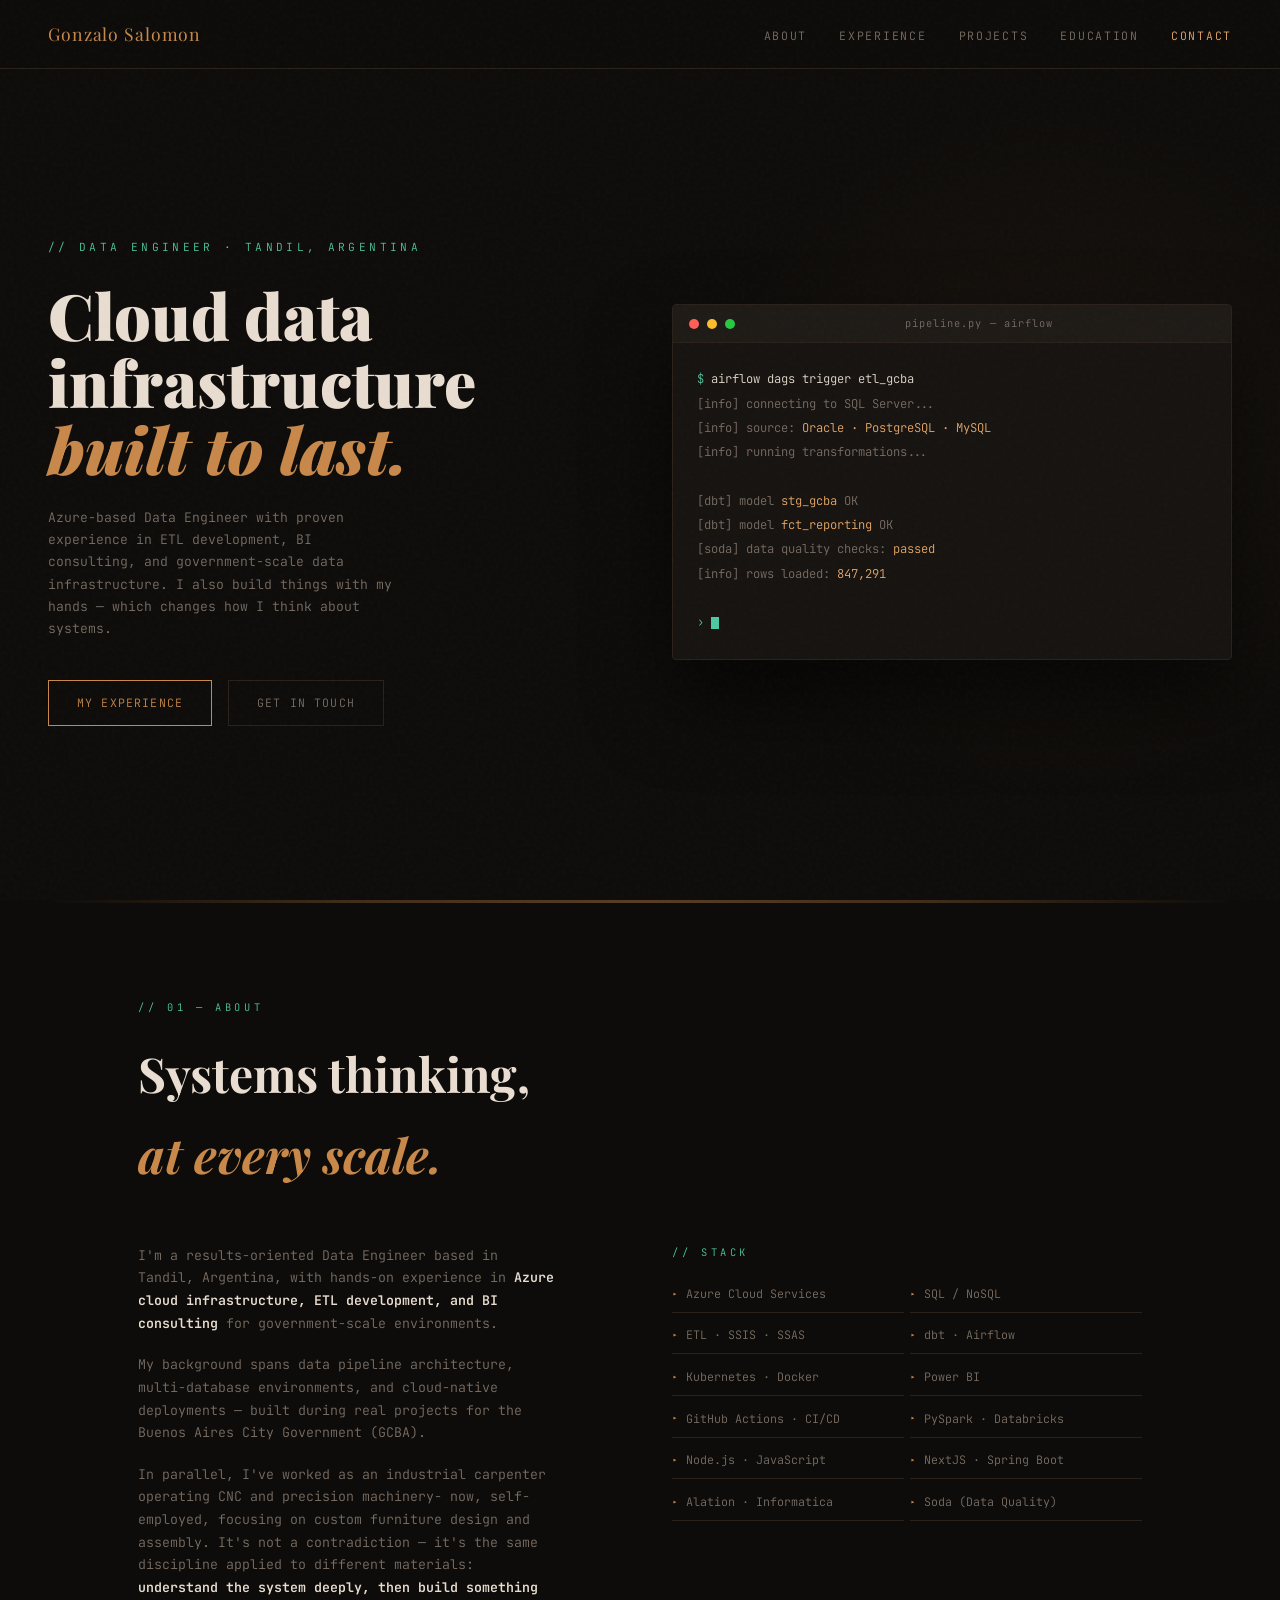
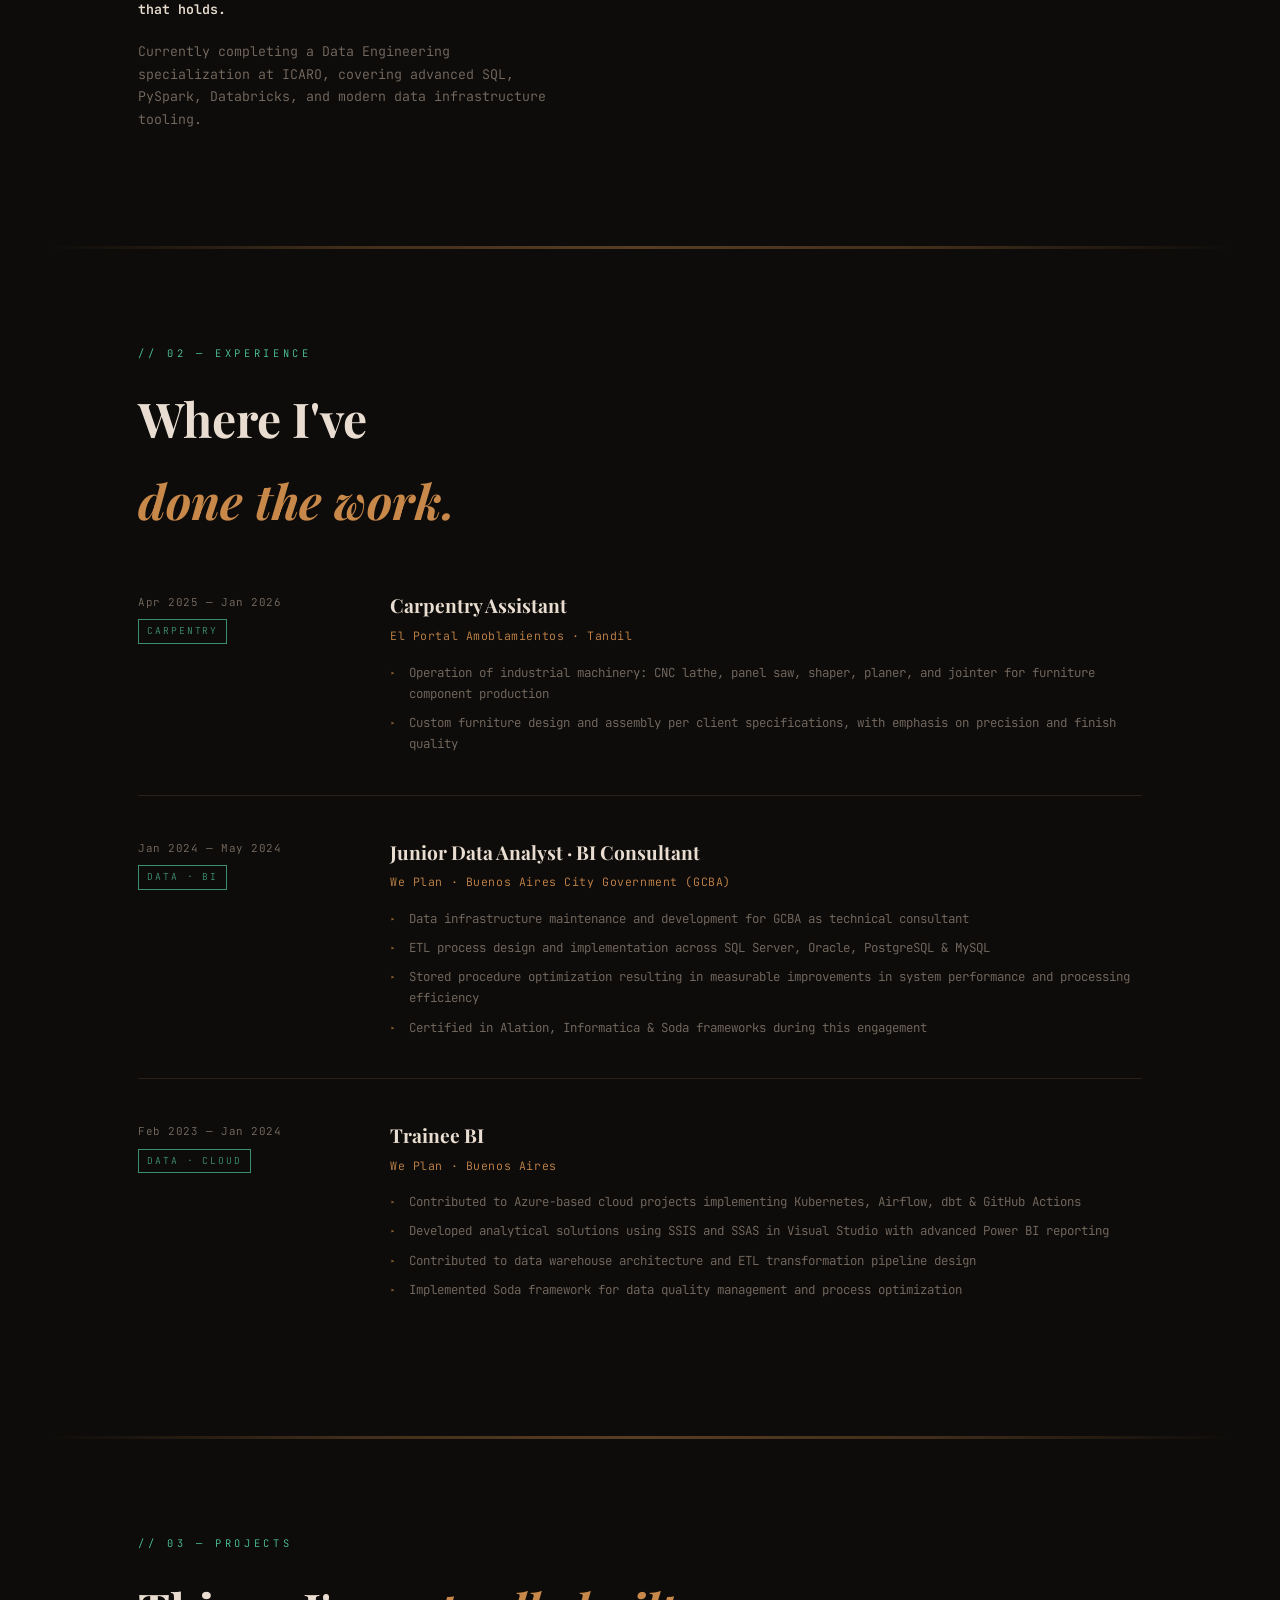
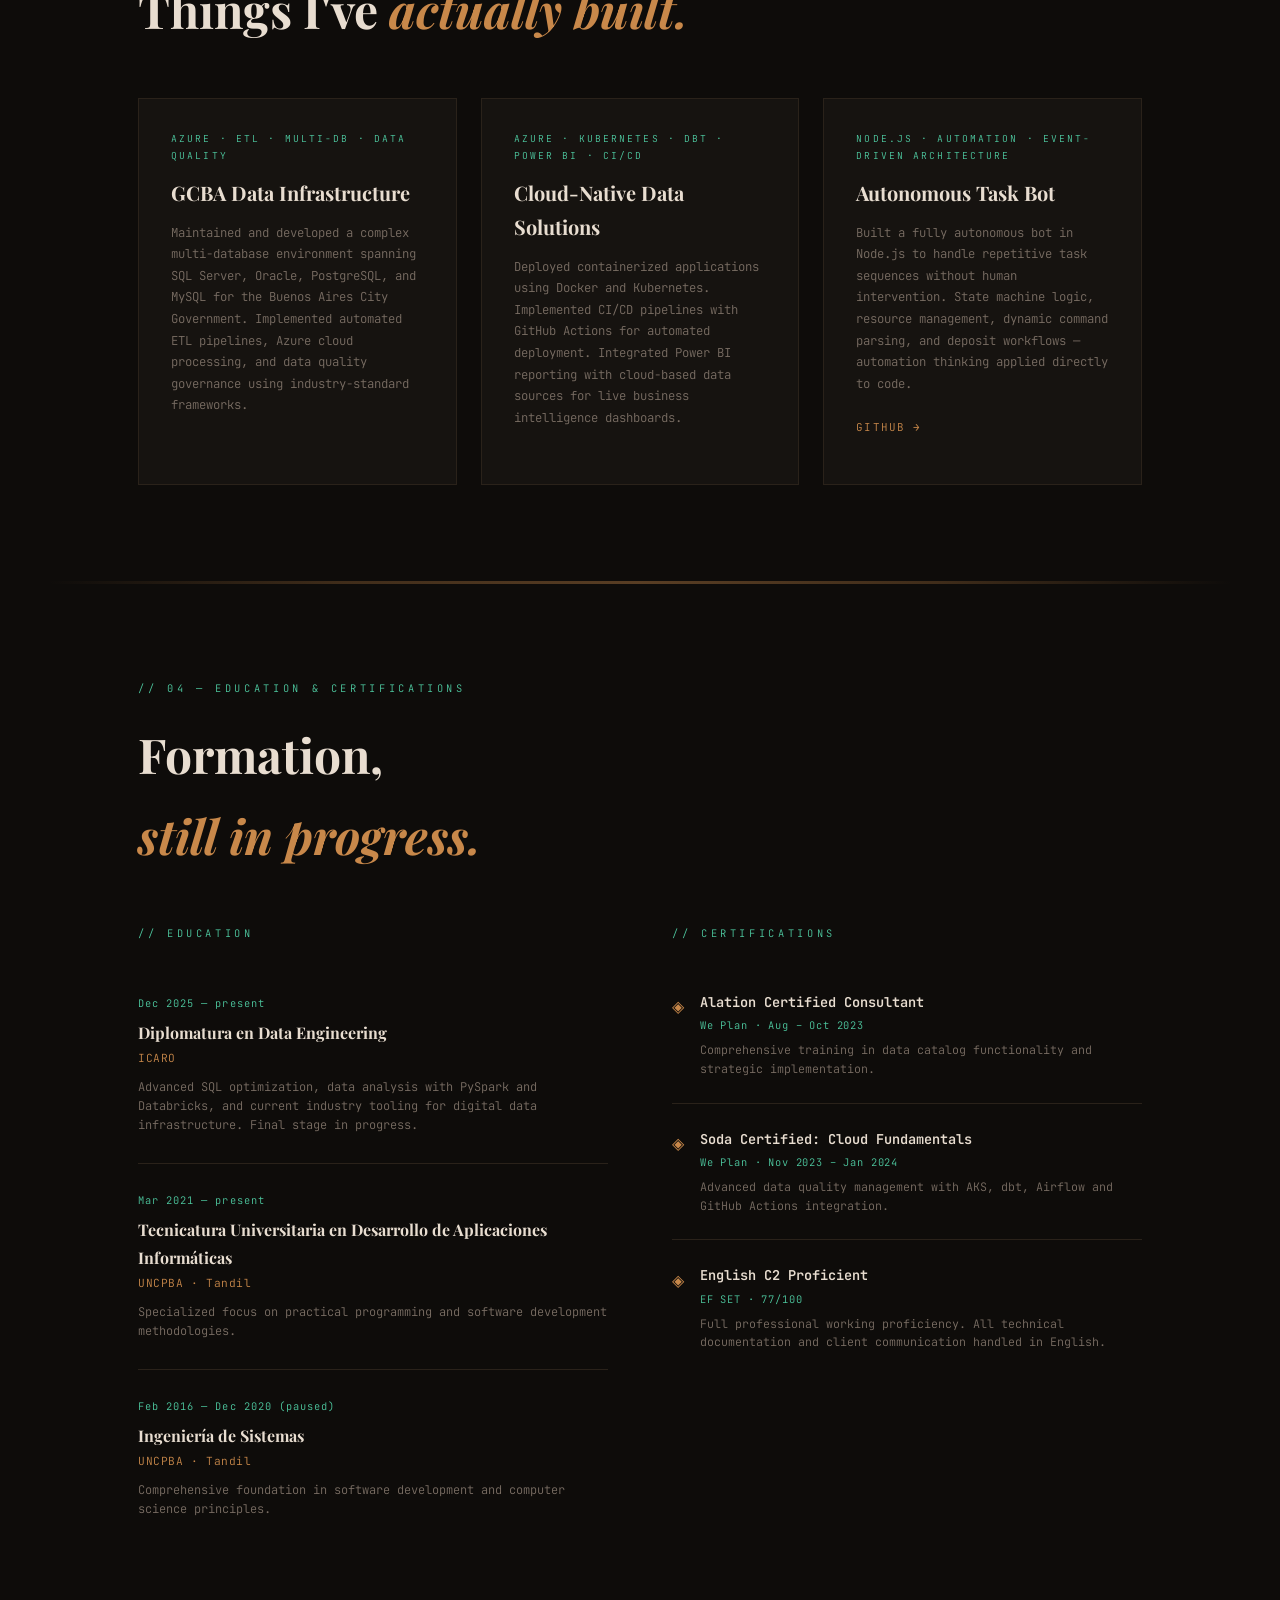
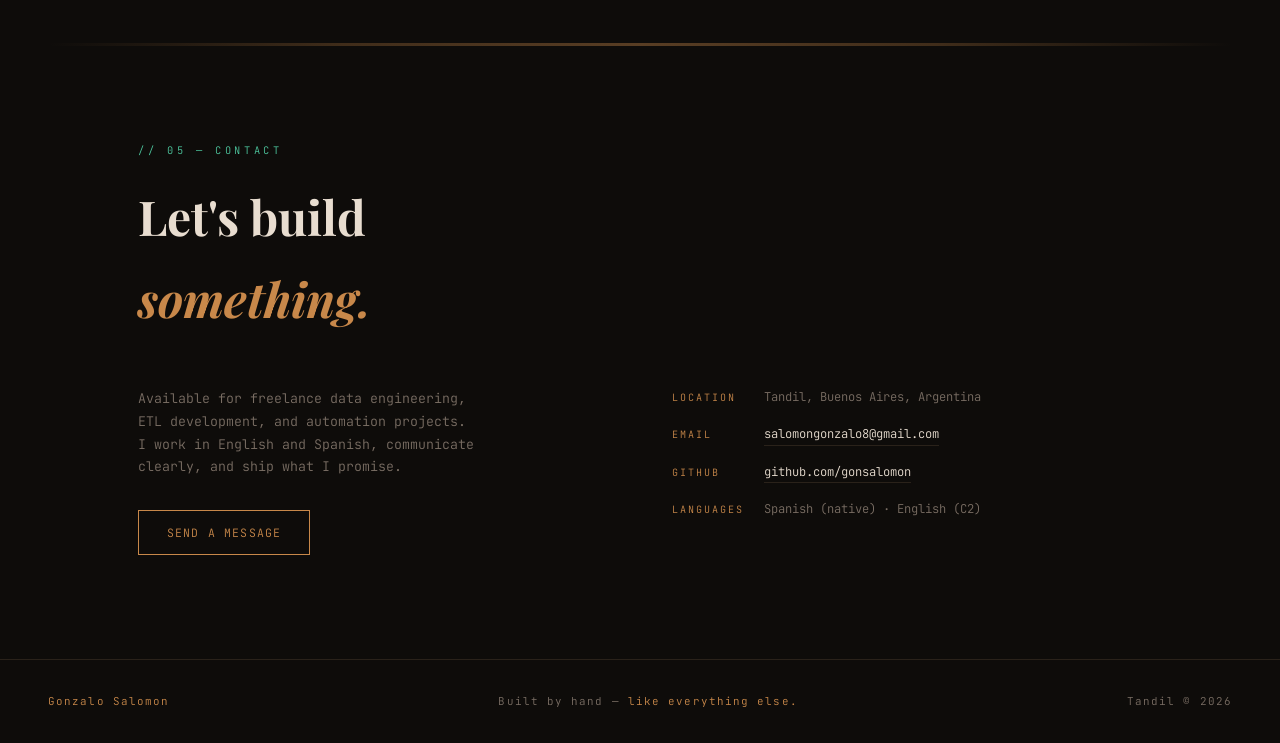
<file: index.html>
<!DOCTYPE html>
<html lang="en">
<head>
  <meta charset="UTF-8" />
  <meta name="viewport" content="width=device-width, initial-scale=1.0" />
  <title>Gonzalo Salomon | Data Engineer</title>
  <link href="https://fonts.googleapis.com/css2?family=Playfair+Display:ital,wght@0,700;0,900;1,700&family=JetBrains+Mono:wght@300;400;600&display=swap" rel="stylesheet" />
  <link rel="stylesheet" href="style.css" />
</head>
<body>

  <nav>
    <div class="nav-logo">Gonzalo Salomon</div>
    <ul class="nav-links">
      <li><a href="#about">About</a></li>
      <li><a href="#experience">Experience</a></li>
      <li><a href="#projects">Projects</a></li>
      <li><a href="#education">Education</a></li>
      <li><a href="#contact">Contact</a></li>
    </ul>
  </nav>

  <!-- HERO -->
  <div class="hero">
    <div class="hero-text">
      <p class="hero-tag">// Data Engineer · Tandil, Argentina</p>
      <h1 class="hero-title">
        Cloud data infrastructure
        <span>built to last.</span>
      </h1>
      <p class="hero-sub">
        Azure-based Data Engineer with proven experience in ETL development,
        BI consulting, and government-scale data infrastructure.
        I also build things with my hands — which changes how I think about systems.
      </p>
      <div class="hero-cta">
        <a href="#experience" class="btn">My experience</a>
        <a href="#contact" class="btn btn-ghost">Get in touch</a>
      </div>
    </div>

    <div class="hero-visual">
      <div class="terminal">
        <div class="terminal-bar">
          <div class="dot dot-r"></div>
          <div class="dot dot-y"></div>
          <div class="dot dot-g"></div>
          <span class="terminal-title">pipeline.py — airflow</span>
        </div>
        <div class="terminal-body">
          <div><span class="t-prompt">$ </span><span class="t-cmd">airflow dags trigger etl_gcba</span></div>
          <div><span class="t-out">[info] connecting to SQL Server...</span></div>
          <div><span class="t-out">[info] source: </span><span class="t-hi">Oracle · PostgreSQL · MySQL</span></div>
          <div><span class="t-out">[info] running transformations...</span></div>
          <br>
          <div><span class="t-out">[dbt] model </span><span class="t-hi">stg_gcba</span><span class="t-out"> OK</span></div>
          <div><span class="t-out">[dbt] model </span><span class="t-hi">fct_reporting</span><span class="t-out"> OK</span></div>
          <div><span class="t-out">[soda] data quality checks: </span><span class="t-hi">passed</span></div>
          <div><span class="t-out">[info] rows loaded: </span><span class="t-hi">847,291</span></div>
          <br>
          <div><span class="t-prompt">› </span><span class="t-cursor"></span></div>
        </div>
      </div>
    </div>
  </div>

  <div class="wood-divider"></div>

  <!-- ABOUT -->
  <section id="about">
    <p class="section-label">// 01 — about</p>
    <h2 class="section-title">Systems thinking,<br><em>at every scale.</em></h2>
    <div class="about-grid">
      <div class="about-text">
        <p>
          I'm a results-oriented Data Engineer based in Tandil, Argentina,
          with hands-on experience in <strong>Azure cloud infrastructure, ETL development,
          and BI consulting</strong> for government-scale environments.
        </p>
        <p>
          My background spans data pipeline architecture, multi-database environments,
          and cloud-native deployments — built during real projects for the
          Buenos Aires City Government (GCBA).
        </p>
        <p>
          In parallel, I've worked as an industrial carpenter operating CNC and precision machinery- now, self-employed, focusing on custom furniture design and assembly.
          It's not a contradiction — it's the same discipline applied to different materials:
          <strong>understand the system deeply, then build something that holds.</strong>
        </p>
        <p>
          Currently completing a Data Engineering specialization at ICARO,
          covering advanced SQL, PySpark, Databricks, and modern data infrastructure tooling.
        </p>
      </div>
      <div>
        <p class="section-label" style="margin-bottom:1rem;">// stack</p>
        <ul class="stack-list">
          <li>Azure Cloud Services</li>
          <li>SQL / NoSQL</li>
          <li>ETL · SSIS · SSAS</li>
          <li>dbt · Airflow</li>
          <li>Kubernetes · Docker</li>
          <li>Power BI</li>
          <li>GitHub Actions · CI/CD</li>
          <li>PySpark · Databricks</li>
          <li>Node.js · JavaScript</li>
          <li>NextJS · Spring Boot</li>
          <li>Alation · Informatica</li>
          <li>Soda (Data Quality)</li>
        </ul>
      </div>
    </div>
  </section>

  <div class="wood-divider"></div>

  <!-- EXPERIENCE -->
  <section id="experience">
    <p class="section-label">// 02 — experience</p>
    <h2 class="section-title">Where I've<br><em>done the work.</em></h2>

    <div class="timeline">

      <div class="timeline-item">
        <div class="timeline-meta">
          <span class="timeline-date">Apr 2025 — Jan 2026</span>
          <span class="timeline-tag">Carpentry</span>
        </div>
        <div class="timeline-content">
          <h3 class="timeline-role">Carpentry Assistant</h3>
          <p class="timeline-company">El Portal Amoblamientos · Tandil</p>
          <ul class="timeline-bullets">
            <li>Operation of industrial machinery: CNC lathe, panel saw, shaper, planer, and jointer for furniture component production</li>
            <li>Custom furniture design and assembly per client specifications, with emphasis on precision and finish quality</li>
          </ul>
        </div>
      </div>

      <div class="timeline-item">
        <div class="timeline-meta">
          <span class="timeline-date">Jan 2024 — May 2024</span>
          <span class="timeline-tag">Data · BI</span>
        </div>
        <div class="timeline-content">
          <h3 class="timeline-role">Junior Data Analyst · BI Consultant</h3>
          <p class="timeline-company">We Plan · Buenos Aires City Government (GCBA)</p>
          <ul class="timeline-bullets">
            <li>Data infrastructure maintenance and development for GCBA as technical consultant</li>
            <li>ETL process design and implementation across SQL Server, Oracle, PostgreSQL & MySQL</li>
            <li>Stored procedure optimization resulting in measurable improvements in system performance and processing efficiency</li>
            <li>Certified in Alation, Informatica & Soda frameworks during this engagement</li>
          </ul>
        </div>
      </div>

      <div class="timeline-item">
        <div class="timeline-meta">
          <span class="timeline-date">Feb 2023 — Jan 2024</span>
          <span class="timeline-tag">Data · Cloud</span>
        </div>
        <div class="timeline-content">
          <h3 class="timeline-role">Trainee BI</h3>
          <p class="timeline-company">We Plan · Buenos Aires</p>
          <ul class="timeline-bullets">
            <li>Contributed to Azure-based cloud projects implementing Kubernetes, Airflow, dbt & GitHub Actions</li>
            <li>Developed analytical solutions using SSIS and SSAS in Visual Studio with advanced Power BI reporting</li>
            <li>Contributed to data warehouse architecture and ETL transformation pipeline design</li>
            <li>Implemented Soda framework for data quality management and process optimization</li>
          </ul>
        </div>
      </div>

    </div>
  </section>

  <div class="wood-divider"></div>

  <!-- PROJECTS -->
  <div class="projects-section" id="projects">
    <p class="section-label">// 03 — projects</p>
    <h2 class="section-title">Things I've <em>actually built.</em></h2>
    <div class="projects-grid">

      <div class="project-card">
        <p class="project-tag">Azure · ETL · Multi-DB · Data Quality</p>
        <h3 class="project-name">GCBA Data Infrastructure</h3>
        <p class="project-desc">
          Maintained and developed a complex multi-database environment spanning SQL Server,
          Oracle, PostgreSQL, and MySQL for the Buenos Aires City Government.
          Implemented automated ETL pipelines, Azure cloud processing,
          and data quality governance using industry-standard frameworks.
        </p>
      </div>

      <div class="project-card">
        <p class="project-tag">Azure · Kubernetes · dbt · Power BI · CI/CD</p>
        <h3 class="project-name">Cloud-Native Data Solutions</h3>
        <p class="project-desc">
          Deployed containerized applications using Docker and Kubernetes.
          Implemented CI/CD pipelines with GitHub Actions for automated deployment.
          Integrated Power BI reporting with cloud-based data sources
          for live business intelligence dashboards.
        </p>
      </div>

      <div class="project-card">
        <p class="project-tag">Node.js · Automation · Event-driven architecture</p>
        <h3 class="project-name">Autonomous Task Bot</h3>
        <p class="project-desc">
          Built a fully autonomous bot in Node.js to handle repetitive task sequences
          without human intervention. State machine logic, resource management,
          dynamic command parsing, and deposit workflows —
          automation thinking applied directly to code.
        </p>
        <div class="project-links">
          <a href="https://github.com/gonsalomon" class="project-link" target="_blank">GitHub →</a>
        </div>
      </div>

    </div>
  </div>

  <div class="wood-divider"></div>

  <!-- EDUCATION & CERTS -->
  <section id="education">
    <p class="section-label">// 04 — education & certifications</p>
    <h2 class="section-title">Formation,<br><em>still in progress.</em></h2>

    <div class="edu-grid">
      <div>
        <p class="section-label" style="margin-bottom: 1.5rem;">// education</p>
        <div class="edu-list">

          <div class="edu-item">
            <span class="edu-date">Dec 2025 — present</span>
            <h4 class="edu-title">Diplomatura en Data Engineering</h4>
            <p class="edu-inst">ICARO</p>
            <p class="edu-desc">Advanced SQL optimization, data analysis with PySpark and Databricks, and current industry tooling for digital data infrastructure. Final stage in progress.</p>
          </div>

          <div class="edu-item">
            <span class="edu-date">Mar 2021 — present</span>
            <h4 class="edu-title">Tecnicatura Universitaria en Desarrollo de Aplicaciones Informáticas</h4>
            <p class="edu-inst">UNCPBA · Tandil</p>
            <p class="edu-desc">Specialized focus on practical programming and software development methodologies.</p>
          </div>

          <div class="edu-item">
            <span class="edu-date">Feb 2016 — Dec 2020 (paused)</span>
            <h4 class="edu-title">Ingeniería de Sistemas</h4>
            <p class="edu-inst">UNCPBA · Tandil</p>
            <p class="edu-desc">Comprehensive foundation in software development and computer science principles.</p>
          </div>

        </div>
      </div>

      <div>
        <p class="section-label" style="margin-bottom: 1.5rem;">// certifications</p>
        <div class="cert-list">

          <div class="cert-item">
            <span class="cert-icon">◈</span>
            <div>
              <h4 class="cert-title">Alation Certified Consultant</h4>
              <p class="cert-meta">We Plan · Aug – Oct 2023</p>
              <p class="cert-desc">Comprehensive training in data catalog functionality and strategic implementation.</p>
            </div>
          </div>

          <div class="cert-item">
            <span class="cert-icon">◈</span>
            <div>
              <h4 class="cert-title">Soda Certified: Cloud Fundamentals</h4>
              <p class="cert-meta">We Plan · Nov 2023 – Jan 2024</p>
              <p class="cert-desc">Advanced data quality management with AKS, dbt, Airflow and GitHub Actions integration.</p>
            </div>
          </div>

          <div class="cert-item">
            <span class="cert-icon">◈</span>
            <div>
              <h4 class="cert-title">English C2 Proficient</h4>
              <p class="cert-meta">EF SET · 77/100</p>
              <p class="cert-desc">Full professional working proficiency. All technical documentation and client communication handled in English.</p>
            </div>
          </div>

        </div>
      </div>
    </div>
  </section>

  <div class="wood-divider"></div>

  <!-- CONTACT -->
  <section id="contact">
    <p class="section-label">// 05 — contact</p>
    <h2 class="section-title">Let's build<br><em>something.</em></h2>
    <div class="contact-inner">
      <div class="contact-text">
        <p>
          Available for freelance data engineering, ETL development,
          and automation projects. I work in English and Spanish,
          communicate clearly, and ship what I promise.
        </p>
        <a href="mailto:salomongonzalo8@gmail.com" class="btn">Send a message</a>
      </div>
      <ul class="contact-info">
        <li>
          <span>Location</span>
          <span>Tandil, Buenos Aires, Argentina</span>
        </li>
        <li>
          <span>Email</span>
          <a href="mailto:salomongonzalo8@gmail.com">salomongonzalo8@gmail.com</a>
        </li>
        <li>
          <span>GitHub</span>
          <a href="https://github.com/gonsalomon" target="_blank">github.com/gonsalomon</a>
        </li>
        <li>
          <span>Languages</span>
          <span>Spanish (native) · English (C2)</span>
        </li>
      </ul>
    </div>
  </section>

  <footer>
    <span>Gonzalo Salomon</span>
    <span>Built by hand — <span>like everything else.</span></span>
    <span>Tandil © 2026</span>
  </footer>

  <script src="main.js"></script>
</body>
</html>
</file>
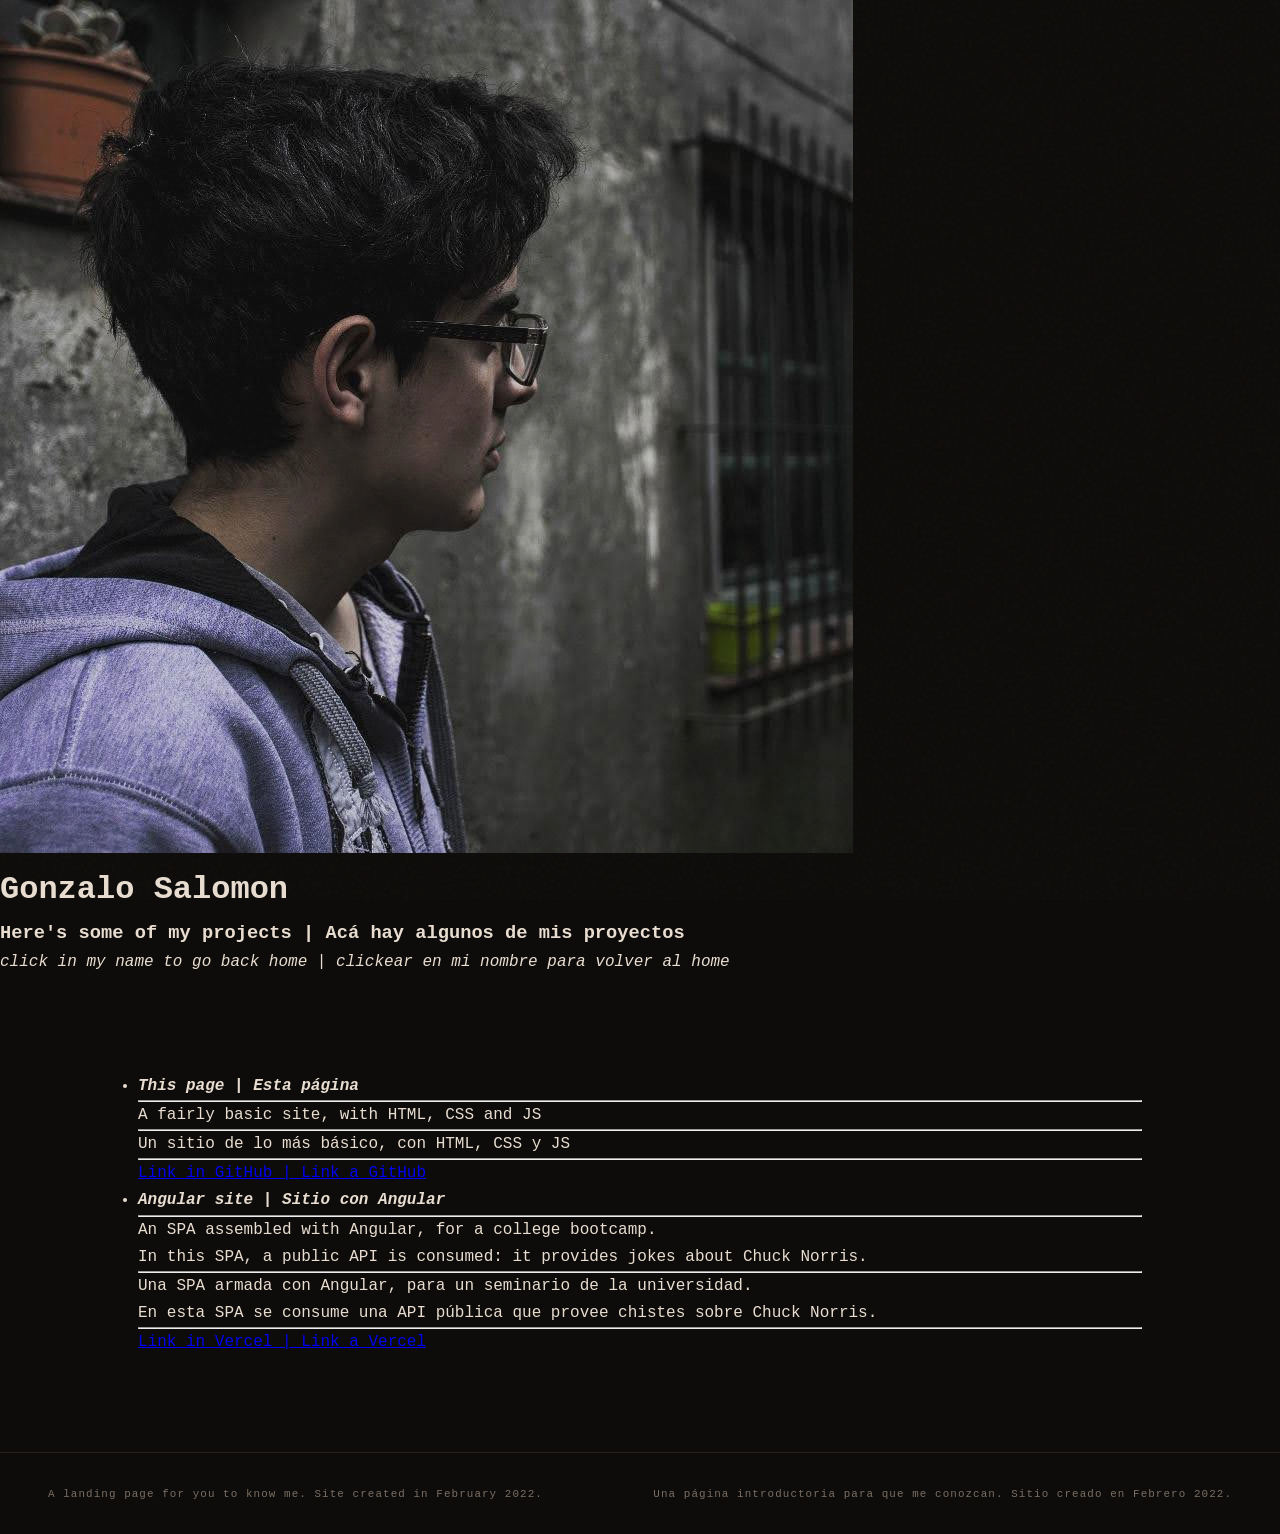
<file: portfolio.html>
<!DOCTYPE html>
<html lang="en">

<head>
    <meta charset="UTF-8">
    <meta name="viewport" content="width=device-width, initial-scale=1.0">
    <title>Portfolio</title>
    <link rel="stylesheet" href="style.css">
</head>

<body>
    <header>
        <div class="center row">
            <img id="logo" src="img/logo.jpg" alt="a pic of me">
            <div class="center col">
                <h1 id="home">Gonzalo Salomon</h1>
                <h3>Here's some of my projects | Acá hay algunos de mis proyectos</h3>
                <i>click in my name to go back home | clickear en mi nombre para volver al home</i>
            </div>
        </div>
    </header>
    <section class="center mobile row">
            <ul class="center mobile row">
                <li>
                    <div>
                        <h4><i>This page | Esta página</i></h4>
                        <hr/>
                        <p>A fairly basic site, with HTML, CSS and JS</p>
                        <hr/>
                        <p>Un sitio de lo más básico, con HTML, CSS y JS</p>
                        <hr/>
                        <div class="col item container borderXwidth"><a href="https://gonsalomon.github.io/">Link in GitHub | Link a GitHub</a></div>
                    </div>
                </li>
                <li>
                    <div>
                        <h4><i>Angular site | Sitio con Angular</i></h4>
                        <hr/>
                        <p>An SPA assembled with Angular, for a college bootcamp.</p>
                        <p>In this SPA, a public API is consumed: it provides jokes about Chuck Norris.</p>
                        <hr/>
                        <p>Una SPA armada con Angular, para un seminario de la universidad.</p>
                        <p>En esta SPA se consume una API pública que provee chistes sobre Chuck Norris.</p>
                        <hr/>
                        <div class="col item container borderXwidth"><a href="https://tpe-seminario-angular.vercel.app/">Link in Vercel | Link a Vercel</a></div>
                    </div>
                </li>
            </ul>
    </section>
    <footer class="center mobile col">
        <a>A landing page for you to know me. Site created in February 2022.</a>
        <a>Una página introductoria para que me conozcan. Sitio creado en Febrero 2022.</a>
    </footer>
    <script src="js/index.js"></script>
</body>

</html>
</file>
<file: style.css>
:root {
  --bg: #0e0c0a;
  --bg2: #161310;
  --wood: #c8884a;
  --wood-light: #e8a96a;
  --wood-dark: #8b5e32;
  --code: #4ec9a0;
  --text: #e8ddd0;
  --muted: #7a6e64;
  --border: #2a221a;
  --grain: url("data:image/svg+xml,%3Csvg viewBox='0 0 256 256' xmlns='http://www.w3.org/2000/svg'%3E%3Cfilter id='noise'%3E%3CfeTurbulence type='fractalNoise' baseFrequency='0.9' numOctaves='4' stitchTiles='stitch'/%3E%3C/filter%3E%3Crect width='100%25' height='100%25' filter='url(%23noise)' opacity='0.04'/%3E%3C/svg%3E");
}

* { margin: 0; padding: 0; box-sizing: border-box; }
html { scroll-behavior: smooth; }

body {
  background-color: var(--bg);
  color: var(--text);
  font-family: 'JetBrains Mono', monospace;
  font-weight: 300;
  line-height: 1.7;
  overflow-x: hidden;
}

body::before {
  content: '';
  position: fixed;
  inset: 0;
  background-image: var(--grain);
  pointer-events: none;
  z-index: 100;
  opacity: 0.6;
}

/* ── NAV ── */
nav {
  position: fixed;
  top: 0; left: 0; right: 0;
  z-index: 50;
  display: flex;
  justify-content: space-between;
  align-items: center;
  padding: 1.2rem 3rem;
  background: rgba(14,12,10,0.85);
  backdrop-filter: blur(12px);
  border-bottom: 1px solid var(--border);
}

.nav-logo {
  font-family: 'Playfair Display', serif;
  font-size: 1.1rem;
  color: var(--wood);
  letter-spacing: 0.05em;
}

.nav-links {
  display: flex;
  gap: 2rem;
  list-style: none;
}

.nav-links a {
  color: var(--muted);
  text-decoration: none;
  font-size: 0.72rem;
  letter-spacing: 0.15em;
  text-transform: uppercase;
  transition: color 0.2s;
}

.nav-links a:hover,
.nav-links a.active { color: var(--wood-light); }

/* ── HERO ── */
.hero {
  min-height: 100vh;
  display: grid;
  grid-template-columns: 1fr 1fr;
  align-items: center;
  padding: 8rem 3rem 4rem;
  gap: 4rem;
  position: relative;
  overflow: hidden;
}

.hero::after {
  content: '';
  position: absolute;
  right: -10%;
  top: 50%;
  transform: translateY(-50%);
  width: 55vw;
  height: 55vw;
  border-radius: 50%;
  background: radial-gradient(circle, rgba(200,136,74,0.06) 0%, transparent 70%);
  pointer-events: none;
}

.hero-text { position: relative; z-index: 1; }

.hero-tag {
  font-size: 0.7rem;
  letter-spacing: 0.3em;
  text-transform: uppercase;
  color: var(--code);
  margin-bottom: 1.5rem;
  opacity: 0;
  animation: fadeUp 0.8s ease forwards 0.2s;
}

.hero-title {
  font-family: 'Playfair Display', serif;
  font-size: clamp(2.5rem, 5vw, 5rem);
  font-weight: 900;
  line-height: 1.05;
  color: var(--text);
  opacity: 0;
  animation: fadeUp 0.8s ease forwards 0.4s;
}

.hero-title span {
  color: var(--wood);
  display: block;
  font-style: italic;
}

.hero-sub {
  margin-top: 1.5rem;
  font-size: 0.82rem;
  color: var(--muted);
  max-width: 44ch;
  opacity: 0;
  animation: fadeUp 0.8s ease forwards 0.6s;
}

.hero-cta {
  margin-top: 2.5rem;
  display: flex;
  gap: 1rem;
  opacity: 0;
  animation: fadeUp 0.8s ease forwards 0.8s;
}

/* ── BUTTONS ── */
.btn {
  display: inline-block;
  padding: 0.75rem 1.75rem;
  font-family: 'JetBrains Mono', monospace;
  font-size: 0.72rem;
  letter-spacing: 0.1em;
  text-transform: uppercase;
  text-decoration: none;
  border: 1px solid var(--wood);
  color: var(--wood);
  background: transparent;
  cursor: pointer;
  transition: all 0.25s;
  position: relative;
  overflow: hidden;
  z-index: 0;
}

.btn::before {
  content: '';
  position: absolute;
  inset: 0;
  background: var(--wood);
  transform: translateX(-101%);
  transition: transform 0.25s;
  z-index: -1;
}

.btn:hover { color: var(--bg); }
.btn:hover::before { transform: translateX(0); }

.btn-ghost { border-color: var(--border); color: var(--muted); }
.btn-ghost::before { background: var(--border); }
.btn-ghost:hover { color: var(--text); }

/* ── TERMINAL ── */
.hero-visual {
  position: relative;
  z-index: 1;
  opacity: 0;
  animation: fadeIn 1.2s ease forwards 0.6s;
}

.terminal {
  background: var(--bg2);
  border: 1px solid var(--border);
  border-radius: 4px;
  overflow: hidden;
  box-shadow: 0 40px 80px rgba(0,0,0,0.6);
}

.terminal-bar {
  background: #1e1a16;
  padding: 0.6rem 1rem;
  display: flex;
  align-items: center;
  gap: 0.5rem;
  border-bottom: 1px solid var(--border);
}

.dot { width: 10px; height: 10px; border-radius: 50%; }
.dot-r { background: #ff5f57; }
.dot-y { background: #febc2e; }
.dot-g { background: #28c840; }

.terminal-title {
  flex: 1;
  text-align: center;
  font-size: 0.65rem;
  color: var(--muted);
  letter-spacing: 0.1em;
}

.terminal-body {
  padding: 1.5rem;
  font-size: 0.76rem;
  line-height: 2;
}

.t-prompt { color: var(--code); }
.t-cmd { color: var(--text); }
.t-out { color: var(--muted); }
.t-hi { color: var(--wood-light); }

.t-cursor {
  display: inline-block;
  width: 8px;
  height: 1em;
  background: var(--code);
  vertical-align: middle;
  animation: blink 1s step-end infinite;
}

/* ── SHARED SECTION STYLES ── */
section {
  padding: 6rem 3rem;
  max-width: 1100px;
  margin: 0 auto;
}

.section-label {
  font-size: 0.65rem;
  letter-spacing: 0.35em;
  text-transform: uppercase;
  color: var(--code);
  margin-bottom: 1rem;
}

.section-title {
  font-family: 'Playfair Display', serif;
  font-size: clamp(2rem, 4vw, 3rem);
  font-weight: 700;
  color: var(--text);
  margin-bottom: 3rem;
}

.section-title em {
  font-style: italic;
  color: var(--wood);
}

/* ── ABOUT ── */
.about-grid {
  display: grid;
  grid-template-columns: 1fr 1fr;
  gap: 4rem;
  align-items: start;
}

.about-text p {
  color: var(--muted);
  font-size: 0.83rem;
  margin-bottom: 1.2rem;
  max-width: 52ch;
}

.about-text p strong { color: var(--text); font-weight: 600; }

.stack-list {
  list-style: none;
  display: grid;
  grid-template-columns: 1fr 1fr;
  gap: 0.4rem;
}

.stack-list li {
  font-size: 0.73rem;
  color: var(--muted);
  padding: 0.45rem 0;
  border-bottom: 1px solid var(--border);
  display: flex;
  align-items: center;
  gap: 0.5rem;
}

.stack-list li::before {
  content: '▸';
  color: var(--wood);
  font-size: 0.6rem;
  flex-shrink: 0;
}

/* ── TIMELINE ── */
.timeline {
  display: flex;
  flex-direction: column;
  gap: 0;
}

.timeline-item {
  display: grid;
  grid-template-columns: 220px 1fr;
  gap: 2rem;
  padding: 2.5rem 0;
  border-bottom: 1px solid var(--border);
  position: relative;
}

.timeline-item:first-child { padding-top: 0; }
.timeline-item:last-child { border-bottom: none; }

.timeline-meta {
  display: flex;
  flex-direction: column;
  gap: 0.5rem;
  padding-top: 0.2rem;
}

.timeline-date {
  font-size: 0.68rem;
  color: var(--muted);
  letter-spacing: 0.05em;
}

.timeline-tag {
  display: inline-block;
  font-size: 0.6rem;
  letter-spacing: 0.2em;
  text-transform: uppercase;
  color: var(--code);
  border: 1px solid var(--code);
  padding: 0.2rem 0.5rem;
  align-self: flex-start;
  opacity: 0.7;
}

.timeline-role {
  font-family: 'Playfair Display', serif;
  font-size: 1.2rem;
  color: var(--text);
  margin-bottom: 0.25rem;
}

.timeline-company {
  font-size: 0.72rem;
  color: var(--wood);
  margin-bottom: 1rem;
  letter-spacing: 0.05em;
}

.timeline-bullets {
  list-style: none;
  display: flex;
  flex-direction: column;
  gap: 0.5rem;
}

.timeline-bullets li {
  font-size: 0.78rem;
  color: var(--muted);
  padding-left: 1.2rem;
  position: relative;
}

.timeline-bullets li::before {
  content: '▸';
  position: absolute;
  left: 0;
  color: var(--wood-dark);
  font-size: 0.6rem;
  top: 0.25rem;
}

/* ── PROJECTS ── */
.projects-section {
  max-width: 1100px;
  margin: 0 auto;
  padding: 6rem 3rem;
}

.projects-grid {
  display: grid;
  grid-template-columns: repeat(auto-fit, minmax(300px, 1fr));
  gap: 1.5rem;
}

.project-card {
  background: var(--bg2);
  border: 1px solid var(--border);
  padding: 2rem;
  position: relative;
  overflow: hidden;
  transition: border-color 0.3s, transform 0.3s;
  opacity: 0;
  transform: translateY(16px);
  transition: opacity 0.5s ease, transform 0.5s ease, border-color 0.3s;
}

.project-card.visible {
  opacity: 1;
  transform: translateY(0);
}

.project-card::before {
  content: '';
  position: absolute;
  top: 0; left: 0; right: 0;
  height: 2px;
  background: linear-gradient(90deg, var(--wood-dark), var(--wood-light));
  transform: scaleX(0);
  transform-origin: left;
  transition: transform 0.3s;
}

.project-card:hover { border-color: var(--wood-dark); }
.project-card:hover::before { transform: scaleX(1); }

.project-tag {
  font-size: 0.6rem;
  letter-spacing: 0.22em;
  text-transform: uppercase;
  color: var(--code);
  margin-bottom: 0.75rem;
}

.project-name {
  font-family: 'Playfair Display', serif;
  font-size: 1.25rem;
  color: var(--text);
  margin-bottom: 0.75rem;
}

.project-desc {
  font-size: 0.77rem;
  color: var(--muted);
  line-height: 1.75;
  margin-bottom: 1.5rem;
}

.project-links { display: flex; gap: 1rem; }

.project-link {
  font-size: 0.68rem;
  letter-spacing: 0.1em;
  text-transform: uppercase;
  color: var(--wood);
  text-decoration: none;
  border-bottom: 1px solid transparent;
  transition: border-color 0.2s;
}

.project-link:hover { border-color: var(--wood); }

/* ── DIVIDER ── */
.wood-divider {
  height: 3px;
  background: linear-gradient(90deg, transparent, var(--wood-dark), var(--wood), var(--wood-dark), transparent);
  opacity: 0.4;
  margin: 0 3rem;
}

/* ── EDUCATION ── */
.edu-grid {
  display: grid;
  grid-template-columns: 1fr 1fr;
  gap: 4rem;
  align-items: start;
}

.edu-list {
  display: flex;
  flex-direction: column;
  gap: 0;
}

.edu-item {
  padding: 1.75rem 0;
  border-bottom: 1px solid var(--border);
}

.edu-item:last-child { border-bottom: none; }

.edu-date {
  font-size: 0.65rem;
  color: var(--code);
  letter-spacing: 0.1em;
  display: block;
  margin-bottom: 0.4rem;
}

.edu-title {
  font-family: 'Playfair Display', serif;
  font-size: 1rem;
  color: var(--text);
  margin-bottom: 0.2rem;
  font-weight: 700;
}

.edu-inst {
  font-size: 0.7rem;
  color: var(--wood);
  margin-bottom: 0.6rem;
  letter-spacing: 0.05em;
}

.edu-desc {
  font-size: 0.75rem;
  color: var(--muted);
  line-height: 1.6;
}

/* ── CERTIFICATIONS ── */
.cert-list {
  display: flex;
  flex-direction: column;
  gap: 0;
}

.cert-item {
  display: flex;
  gap: 1rem;
  padding: 1.5rem 0;
  border-bottom: 1px solid var(--border);
  align-items: flex-start;
}

.cert-item:last-child { border-bottom: none; }

.cert-icon {
  color: var(--wood);
  font-size: 1rem;
  padding-top: 0.15rem;
  flex-shrink: 0;
}

.cert-title {
  font-size: 0.85rem;
  color: var(--text);
  font-weight: 600;
  margin-bottom: 0.2rem;
}

.cert-meta {
  font-size: 0.65rem;
  color: var(--code);
  letter-spacing: 0.08em;
  margin-bottom: 0.4rem;
}

.cert-desc {
  font-size: 0.73rem;
  color: var(--muted);
  line-height: 1.6;
}

/* ── CONTACT ── */
.contact-inner {
  display: grid;
  grid-template-columns: 1fr 1fr;
  gap: 4rem;
  align-items: start;
}

.contact-text p {
  color: var(--muted);
  font-size: 0.83rem;
  max-width: 42ch;
  margin-bottom: 2rem;
}

.contact-info {
  list-style: none;
  display: flex;
  flex-direction: column;
  gap: 1rem;
}

.contact-info li {
  font-size: 0.76rem;
  color: var(--muted);
  display: flex;
  align-items: center;
  gap: 0.75rem;
}

.contact-info li span:first-child {
  color: var(--wood);
  font-size: 0.63rem;
  letter-spacing: 0.2em;
  text-transform: uppercase;
  min-width: 5rem;
}

.contact-info a {
  color: var(--text);
  text-decoration: none;
  border-bottom: 1px solid var(--border);
  transition: border-color 0.2s, color 0.2s;
}

.contact-info a:hover { color: var(--wood-light); border-color: var(--wood-light); }

/* ── FOOTER ── */
footer {
  border-top: 1px solid var(--border);
  padding: 2rem 3rem;
  display: flex;
  justify-content: space-between;
  align-items: center;
  font-size: 0.68rem;
  color: var(--muted);
  letter-spacing: 0.1em;
}

footer > span:first-child,
footer span span { color: var(--wood); }

/* ── ANIMATIONS ── */
@keyframes fadeUp {
  from { opacity: 0; transform: translateY(20px); }
  to   { opacity: 1; transform: translateY(0); }
}

@keyframes fadeIn {
  from { opacity: 0; }
  to   { opacity: 1; }
}

@keyframes blink {
  50% { opacity: 0; }
}

/* ── RESPONSIVE ── */
@media (max-width: 900px) {
  .timeline-item { grid-template-columns: 1fr; gap: 0.5rem; }
  .edu-grid { grid-template-columns: 1fr; gap: 2.5rem; }
}

@media (max-width: 768px) {
  nav { padding: 1rem 1.5rem; }
  .nav-links { display: none; }
  .hero { grid-template-columns: 1fr; padding: 7rem 1.5rem 3rem; }
  .hero-visual { display: none; }
  section, .projects-section { padding: 4rem 1.5rem; }
  .about-grid, .contact-inner { grid-template-columns: 1fr; gap: 2rem; }
  .wood-divider { margin: 0 1.5rem; }
  footer { flex-direction: column; gap: 0.5rem; text-align: center; }
}
</file>
